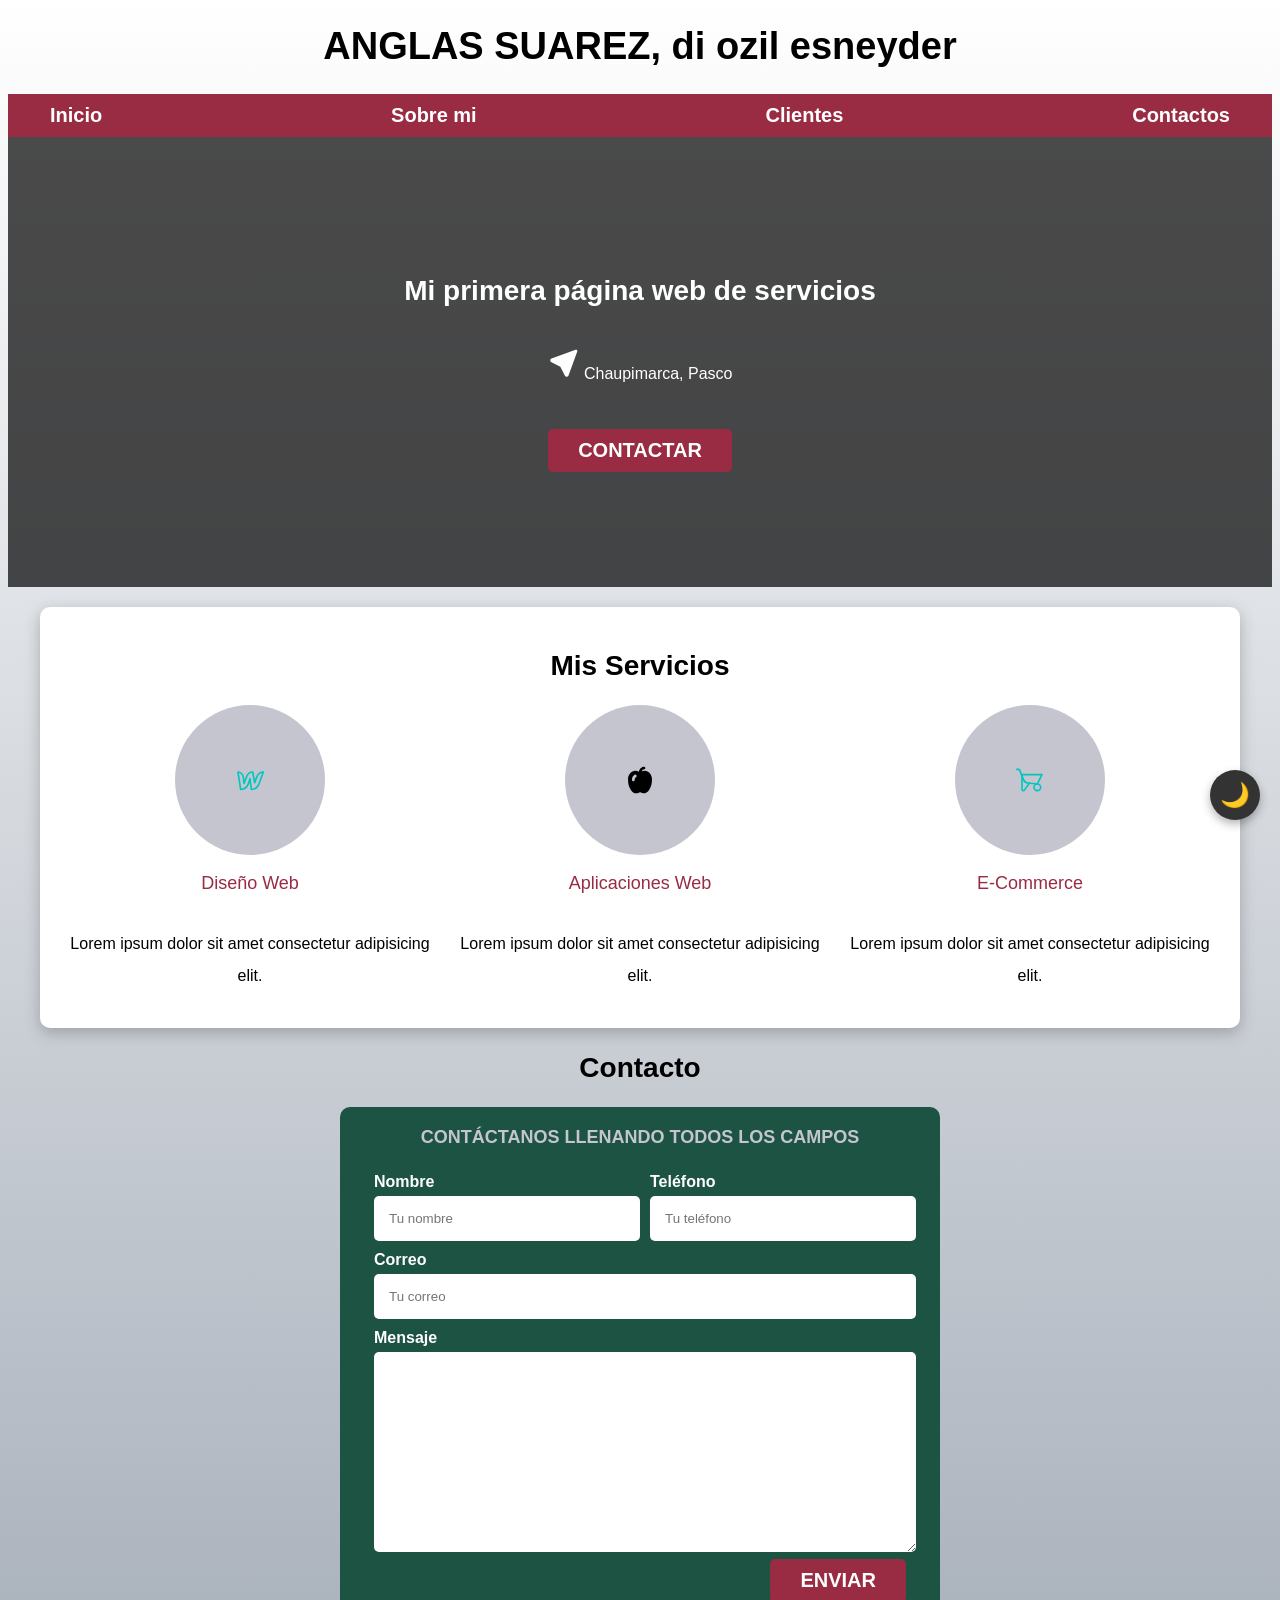
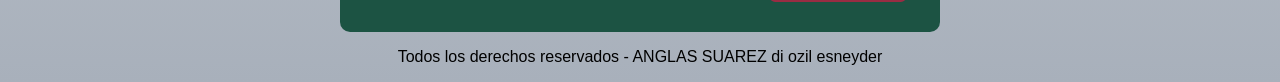
<file: index.html>
<!DOCTYPE html>
<html lang="es">
<head>
    <meta charset="UTF-8">
    <meta name="viewport" content="width=device-width, initial-scale=1.0">
    <title>Proyecto Web</title>
    <link rel="stylesheet" href="css/style.css">
    <style>
        /* Agrego el CSS necesario aquí por si no lo habías puesto en tu archivo style.css */
        .revelar {
            opacity: 0;
            transform: translateY(50px);
            transition: all 0.8s ease-out;
        }
        .revelar.activo {
            opacity: 1;
            transform: translateY(0);
        }
    </style>
</head>

<body>

    <header class="contenedor">
        <h1 class="titulo">ANGLAS SUAREZ, di ozil esneyder</h1>
    </header>

    <div class="nav-bg">
        <nav class="navegacion-principal contenedor">
            <a href="inicio.html">Inicio</a>
            <a href="sobre mi.html">Sobre mi</a>
            <a href="clientes.html">Clientes</a>
            <a href="contactos.html">Contactos</a>
        </nav>
    </div>

    <section class="hero">
        <div class="contenido-hero">
            <h2>Mi primera página web de servicios</h2>
            <p>
                <svg xmlns="http://www.w3.org/2000/svg" width="32" height="32" viewBox="0 0 24 24" fill="currentColor">
                    <path d="M20.891 2.006l.106 -.006l.13 .008l.09 .016l.123 .035l.107 .046l.1 .057l.09 .067l.082 .075l.052 .059l.082 .116l.052 .096c.047 .1 .077 .206 .09 .316l.005 .106c0 .075 -.008 .149 -.024 .22l-.035 .123l-6.532 18.077a1.55 1.55 0 0 1 -1.409 .903a1.547 1.547 0 0 1 -1.329 -.747l-.065 -.127l-3.352 -6.702l-6.67 -3.336a1.55 1.55 0 0 1 -.898 -1.259l-.006 -.149c0 -.56 .301 -1.072 .841 -1.37l.14 -.07l18.017 -6.506l.106 -.03l.108 -.018z" />
                </svg>
                Chaupimarca, Pasco
            </p>
            <a href="#" class="boton">Contactar</a>
        </div>
    </section>

    <!-- Seccion de Servicios con la clase revelar -->
    <main class="contenedor sombra revelar">
        <h2>Mis Servicios</h2>

        <div class="servicios">
            <section class="servicio">
                <div class="iconos">
                    <svg xmlns="http://www.w3.org/2000/svg" width="32" height="32" viewBox="0 0 24 24" fill="none" stroke="#00c7be" stroke-width="1.25" stroke-linecap="round" stroke-linejoin="round">
                        <path d="M17 10s-1.376 3.606 -1.5 4c-.046 -.4 -1.5 -8 -1.5 -8c-2.627 0 -3.766 1.562 -4.5 3.5c0 0 -1.843 4.593 -2 5c-.013 -.368 -.5 -4.5 -.5 -4.5c-.15 -2.371 -2.211 -3.98 -4 -3.98l2 12.98c2.745 -.013 4.72 -1.562 5.5 -3.5c0 0 1.44 -4.3 1.5 -4.5c.013 .18 1 8 1 8c2.758 0 4.694 -1.626 5.5 -3.5l3.5 -9.5c-2.732 0 -4.253 2.055 -5 4z" />
                    </svg>
                </div>
                <h3>Diseño Web</h3>
                <p>Lorem ipsum dolor sit amet consectetur adipisicing elit.</p>
            </section>

            <section class="servicio">
                <div class="iconos">
                    <svg xmlns="http://www.w3.org/2000/svg" width="32" height="32" viewBox="0 0 24 24" fill="currentColor">
                        <path d="M15 2a1 1 0 0 1 .117 1.993l-.117 .007c-.693 0 -1.33 .694 -1.691 1.552a5.1 5.1 0 0 1 1.982 -.544l.265 -.008c2.982 0 5.444 3.053 5.444 6.32c0 3.547 -.606 5.862 -2.423 8.578c-1.692 2.251 -4.092 2.753 -6.41 1.234a.31 .31 0 0 0 -.317 -.01c-2.335 1.528 -4.735 1.027 -6.46 -1.27c-1.783 -2.668 -2.39 -4.984 -2.39 -8.532l.004 -.222c.108 -3.181 2.526 -6.098 5.44 -6.098c.94 0 1.852 .291 2.688 .792c.419 -1.95 1.818 -3.792 3.868 -3.792m-7.034 6.154c-1.36 .858 -1.966 2.06 -1.966 3.846a1 1 0 0 0 2 0c0 -1.125 .28 -1.678 1.034 -2.154a1 1 0 1 0 -1.068 -1.692" />
                    </svg>
                </div>
                <h3>Aplicaciones Web</h3>
                <p>Lorem ipsum dolor sit amet consectetur adipisicing elit.</p>
            </section>

            <section class="servicio">
                <div class="iconos">
                    <svg xmlns="http://www.w3.org/2000/svg" width="32" height="32" viewBox="0 0 24 24" fill="none" stroke="#00c7be" stroke-width="1.25" stroke-linecap="round" stroke-linejoin="round">
                        <path d="M17.5 17.5m-2.5 0a2.5 2.5 0 1 0 5 0a2.5 2.5 0 1 0 -5 0" />
                        <path d="M6 8v11a1 1 0 0 0 1.806 .591l3.694 -5.091v.055" />
                        <path d="M6 8h15l-3.5 7l-7.1 -.747a4 4 0 0 1 -3.296 -2.493l-2.853 -7.13a1 1 0 0 0 -.928 -.63h-1.323" />
                    </svg>
                </div>
                <h3>E-Commerce</h3>
                <p>Lorem ipsum dolor sit amet consectetur adipisicing elit.</p>
            </section>
        </div>
    </main>

    <!-- Seccion de Contacto con la clase revelar -->
    <section class="revelar">
        <h2>Contacto</h2>
         <form class="formulario" id="miFormulario" action="guardar.php" method="POST">
            <fieldset>
                <legend>Contáctanos llenando todos los campos</legend>
                <div class="contenedor-campos">
                    <div class="campo">
                        <label>Nombre</label>
                        <input class="input-text" name="nombre" type="text" placeholder="Tu nombre">
                    </div>
                    <div class="campo">
                        <label>Teléfono</label>
                        <input class="input-text" name="telefono" type="tel" placeholder="Tu teléfono">
                    </div>
                    <div class="campo">
                        <label>Correo</label>
                        <input class="input-text" name="correo" type="email" placeholder="Tu correo">
                    </div>
                    <div class="campo">
                        <label>Mensaje</label>
                        <textarea class="input-text" name="mensaje"></textarea>
                    </div>
                </div>
                <div class="alinear-derecha flex">
                    <input class="boton w-sm-100" type="submit" value="Enviar">
                </div>
            </fieldset>
        </form>
    </section>

    <footer class="footer">
        <p>Todos los derechos reservados - ANGLAS SUAREZ di ozil esneyder </p>
    </footer>

    <button id="btnTop" class="boton-ir-arriba">IR ARRIBA</button>
    <button id="btnDark" class="boton-dark-mode">🌙</button>
    

    <script>
        document.addEventListener("DOMContentLoaded", function() {
            const btnTop = document.getElementById("btnTop");
            const btnDark = document.getElementById("btnDark");
            const body = document.body;

            // --- LÓGICA DEL MODO OSCURO ---
            if (btnDark) {
                btnDark.onclick = function() {
                    body.classList.toggle("dark-theme");
                    btnDark.textContent = body.classList.contains("dark-theme") ? "☀️" : "🌙";
                };
            }

            // --- LÓGICA DEL BOTÓN IR ARRIBA ---
            window.onscroll = function() {
                if (window.scrollY > 300 || document.documentElement.scrollTop > 300) {
                    btnTop.style.display = "block";
                } else {
                    btnTop.style.display = "none";
                }
                // Llamamos a la función de revelar al hacer scroll
                revelarEfecto();
            };

            btnTop.onclick = function() {
                window.scrollTo({ top: 0, behavior: "smooth" });
            };

            // --- NUEVA FUNCIONALIDAD: REVELAR AL HACER SCROLL ---
            function revelarEfecto() {
                const elementos = document.querySelectorAll(".revelar");
                elementos.forEach(elemento => {
                    const alturaPantalla = window.innerHeight / 1.3;
                    const distanciaTop = elemento.getBoundingClientRect().top;

                    if (distanciaTop < alturaPantalla) {
                        elemento.classList.add("activo");
                    }
                });
            }

            // Ejecutamos una vez al cargar por si el usuario ya está en medio de la página
            revelarEfecto();
        });
    </script>
</body>
</html>
</file>
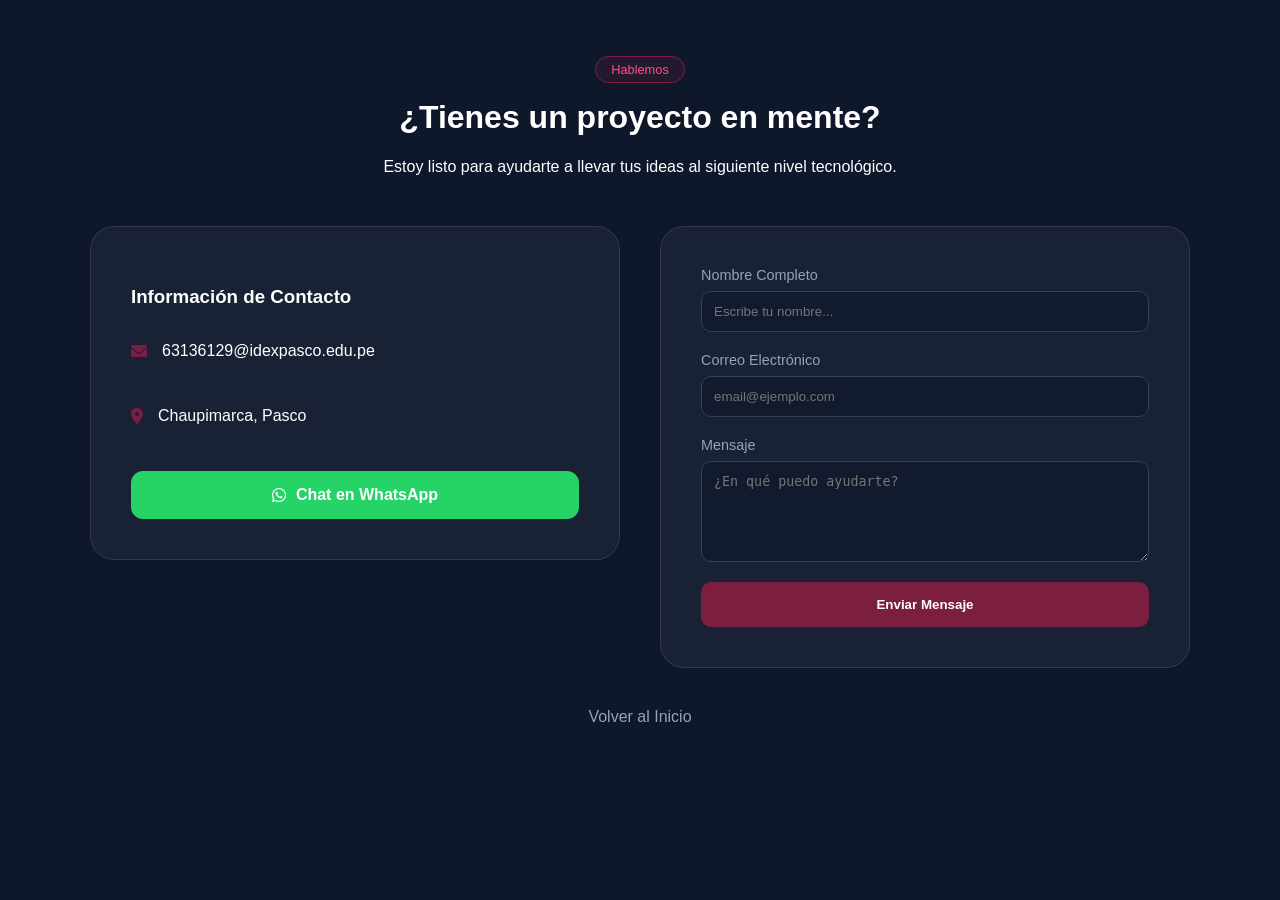
<file: contactos.html>
<!DOCTYPE html>
<html lang="es">
<head>
    <meta charset="UTF-8">
    <meta name="viewport" content="width=device-width, initial-scale=1.0">
    <title>Contactos - Anglas Suarez</title>
    <link rel="stylesheet" href="css/contactos.css">
    <link rel="stylesheet" href="https://cdnjs.cloudflare.com/ajax/libs/font-awesome/6.0.0/css/all.min.css">
</head>
<body>

<main class="contenedor-contactos">
    <div class="background-decor"></div>

    <header class="contactos-header">
        <span class="badge">Hablemos</span>
        <h1>¿Tienes un proyecto en mente?</h1>
        <p>Estoy listo para ayudarte a llevar tus ideas al siguiente nivel tecnológico.</p>
    </header>

    <div class="layout-contactos">
        <section class="info-seccion">
            <div class="card-info">
                <h3>Información de Contacto</h3>
                <div class="dato-contacto">
                    <i class="fas fa-envelope"></i>
                    <p>63136129@idexpasco.edu.pe</p>
                </div>
                <div class="dato-contacto">
                    <i class="fas fa-location-dot"></i>
                    <p>Chaupimarca, Pasco</p>
                </div>
                
                <a href="https://wa.me/51938102045" target="_blank" class="btn-whatsapp">
                    <i class="fab fa-whatsapp"></i> Chat en WhatsApp
                </a>
            </div>
        </section>

      <form class="form-contacto" action="guardar.php" method="POST">
    <div class="grupo-input">
        <label>Nombre Completo</label>
        <input type="text" name="nombre_completo" placeholder="Escribe tu nombre..." required>
    </div>

    <div class="grupo-input">
        <label>Correo Electrónico</label>
        <input type="email" name="correo_electronico" placeholder="email@ejemplo.com" required>
    </div>

    <div class="grupo-input">
        <label>Mensaje</label>
        <textarea name="mensaje" rows="5" placeholder="¿En qué puedo ayudarte?" required></textarea>
    </div>

    <button type="submit" class="btn-enviar">Enviar Mensaje</button>
</form>
        </section>
    </div>

    <div class="acciones-finales">
        <a href="index.html" class="link-volver">Volver al Inicio</a>
    </div>
</main>

</body>
</html>
</file>
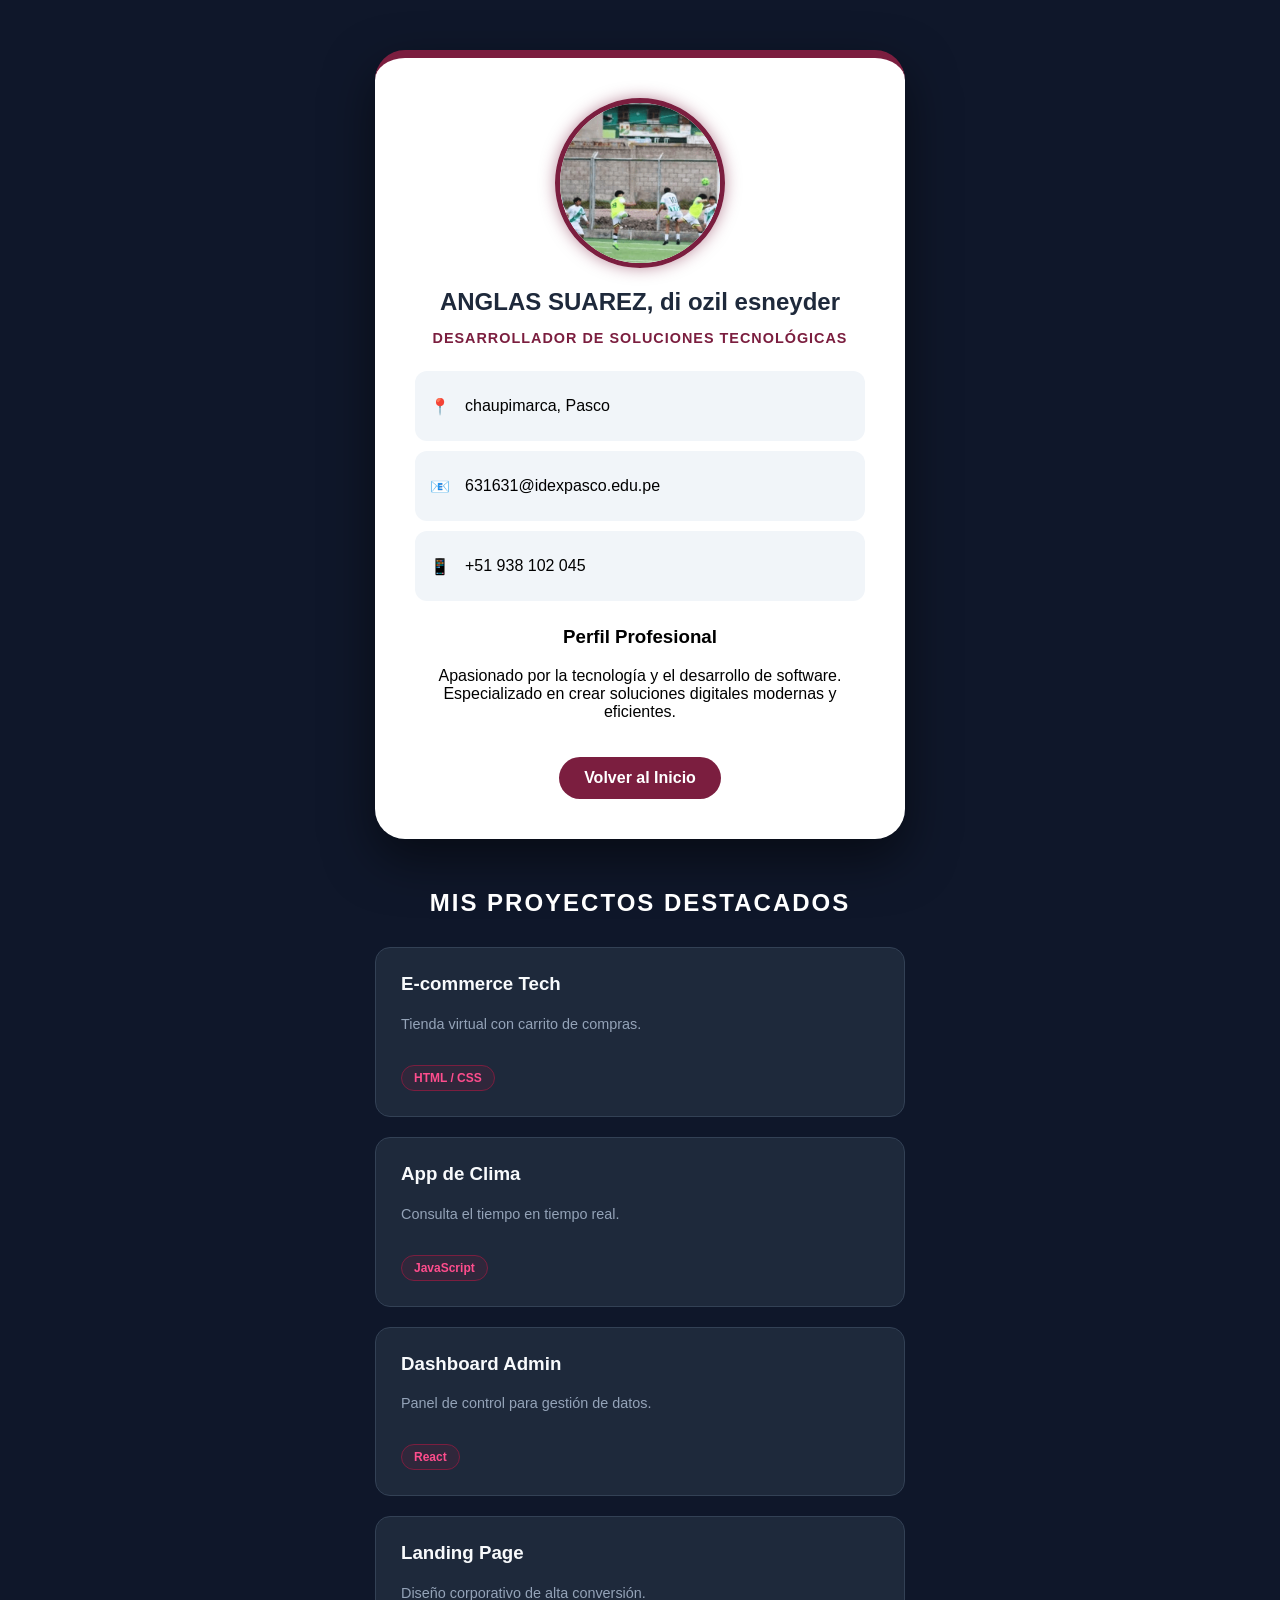
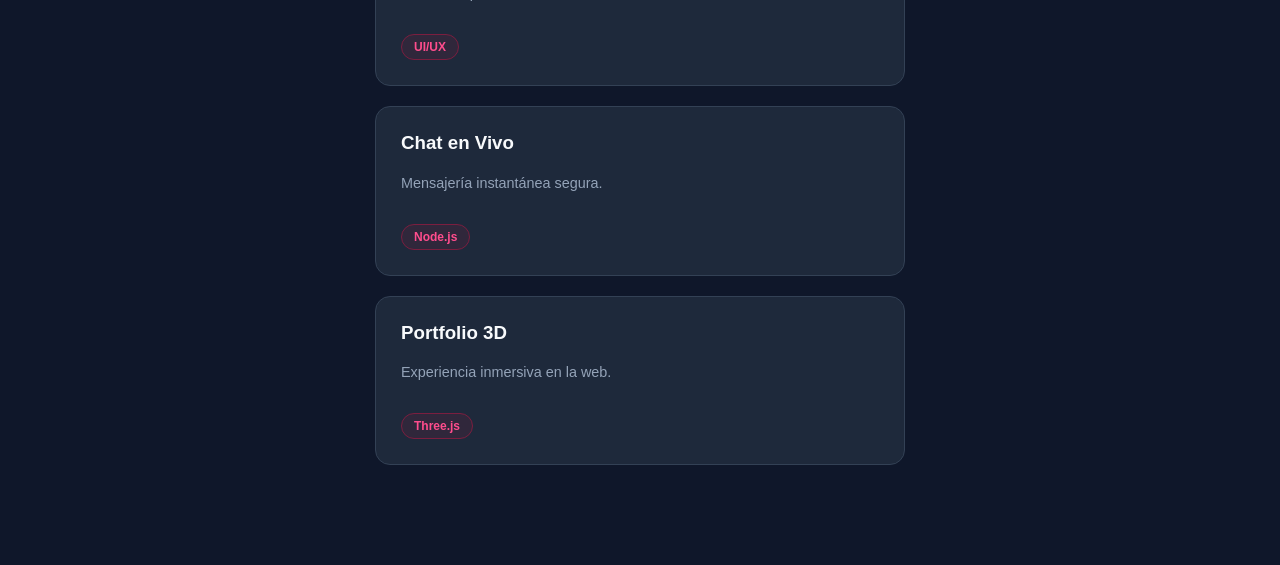
<file: sobre mi.html>
<!DOCTYPE html>
<html lang="es">
<head>
    <meta charset="UTF-8">
    <meta name="viewport" content="width=device-width, initial-scale=1.0">
    <title>Sobre Mí - Anglas Suarez</title>
    <link rel="stylesheet" href="css/sobre mi.css">
</head>
<body>


<main class="contenedor-perfil">
    <section class="sobre-mi-card">
        <div class="perfil-header">
            <div class="foto-marco">
                <img src="fotos/ozil.png" alt="Foto de Anglas Suarez" class="foto-perfil">
            </div>
            <h1>ANGLAS SUAREZ, di ozil esneyder</h1>
            <p class="tagline">Desarrollador de Soluciones Tecnológicas</p>
        </div>

        <div class="perfil-datos">
            <div class="dato-item">
                <span class="icono">📍</span>
                <p>chaupimarca, Pasco</p>
            </div>
            <div class="dato-item">
                <span class="icono">📧</span>
                <p>631631@idexpasco.edu.pe</p>
            </div>
            <div class="dato-item">
                <span class="icono">📱</span>
                <p>+51 938 102 045</p>
            </div>
        </div>

        <div class="perfil-descripcion">
            <h3>Perfil Profesional</h3>
            <p>
                Apasionado por la tecnología y el desarrollo de software. 
                Especializado en crear soluciones digitales modernas y eficientes.
            </p>
        </div>

        <div class="acciones">
            <a href="index.html" class="boton-tech">Volver al Inicio</a>
        </div>
    </section>
    <section class="portafolio-seccion">
    <h2 class="titulo-proyectos">Mis Proyectos Destacados</h2>
    <div class="grid-proyectos">
        <div class="proyecto-card">
            <div class="proyecto-info">
                <h3>E-commerce Tech</h3>
                <p>Tienda virtual con carrito de compras.</p>
                <span class="tech-tag">HTML / CSS</span>
            </div>
        </div>
        <div class="proyecto-card">
            <div class="proyecto-info">
                <h3>App de Clima</h3>
                <p>Consulta el tiempo en tiempo real.</p>
                <span class="tech-tag">JavaScript</span>
            </div>
        </div>
        <div class="proyecto-card">
            <div class="proyecto-info">
                <h3>Dashboard Admin</h3>
                <p>Panel de control para gestión de datos.</p>
                <span class="tech-tag">React</span>
            </div>
        </div>
        <div class="proyecto-card">
            <div class="proyecto-info">
                <h3>Landing Page</h3>
                <p>Diseño corporativo de alta conversión.</p>
                <span class="tech-tag">UI/UX</span>
            </div>
        </div>
        <div class="proyecto-card">
            <div class="proyecto-info">
                <h3>Chat en Vivo</h3>
                <p>Mensajería instantánea segura.</p>
                <span class="tech-tag">Node.js</span>
            </div>
        </div>
        <div class="proyecto-card">
            <div class="proyecto-info">
                <h3>Portfolio 3D</h3>
                <p>Experiencia inmersiva en la web.</p>
                <span class="tech-tag">Three.js</span>
            </div>
        </div>
    </div>
</section>
</main>

</body>
</html>
</file>
<file: css/style.css>
:root {
    --blanco: #ffffff;
    --oscuro: #192abe;
    --primario: #c4c5cf;
    --secundario: #992c43;
    --gris: #1c5343;
    --grisClaro: #a8b0bb;
}
/*  Globales **/
html {
    font-size: 62.5%;
    box-sizing: border-box; /* Hack para Box Model **/
    scroll-snap-type: y mandatory;
}
/** Scroll Snap**/
.servicios,
.navegacion-principal,
.formulario {
    scroll-snap-align: center;
    scroll-snap-stop: always;
}

*, *:before, *:after {
    box-sizing: inherit;
}
body {
    font-size: 16px; /* 1rem = 10px */
    font-family: 'Krub', sans-serif;
    background-image: linear-gradient(to top, var(--grisClaro) 0%, var(--blanco) 100% );
}
.contenedor {
    max-width: 120rem;
    margin: 0 auto;
}
.boton {
    background-color: var(--secundario);
    color: var(--blanco);
    padding: 1rem 3rem;
    margin-top: 3rem;
    font-size: 2rem;
    text-decoration: none;
    text-transform: uppercase;
    font-weight: bold;
    border-radius: .5rem;
    width: 90%;
    text-align: center;
    border: none;
}
@media (min-width: 768px) {
    .boton {
        width: auto;
    }
}
.boton:hover {
    cursor: pointer;
}

.sombra {
    box-shadow: 0px 5px 15px 0px rgba(112,112,112,0.48);
    background-color: var(--blanco);
    padding: 2rem;
    border-radius: 1rem;
}

/* Tipografia */
h1 {
    font-size: 3.8rem;
}
h2 {
    font-size: 2.8rem;
}
h3 {
    font-size: 1.8rem;
}
h1,h2,h3 {
    text-align: center;
}


/* Titulos */
.titulo span {
    font-size: 2rem;
}

/** Utilidades **/
.w-sm-100 {
    width: 100%;
}
@media (min-width: 768px) {
    .w-sm-100 {
        width: auto;
    }
}
.flex {
    display: flex;
}
.alinear-derecha {
    justify-content: flex-end;
}

/* Navegacion Principal */
.nav-bg {
    background-color: var(--secundario);
}
.navegacion-principal {
    display: flex;
    flex-direction: column;
}
@media (min-width: 768px) {
    .navegacion-principal {
        flex-direction: row;
        justify-content: space-between;
    }
}

.navegacion-principal a {
    display: block;
    text-align: center;
    color: var(--blanco);
    text-decoration: none;
    font-size: 2rem;
    font-weight: 700;
    padding: 1rem;
}
.navegacion-principal a:hover {
    background-color: var(--primario);
    color: var(--oscuro);
}

/* Hero */
.hero {
    background-image: url(https://images.unsplash.com/photo-1518770660439-4636190af475?auto=format&fit=crop&w=1200&q=80);
    background-repeat: no-repeat;
    background-size: cover;
    height: 450px;
    position: relative;
    margin-bottom: 2rem;
}
.contenido-hero {
    position: absolute;
    background-color: rgba( 0,0,0, .7 ); /** Anterior **/
    background-color: rgb( 0 0 0 / 70% );
    width: 100%;
    height: 100%;

    display: flex;
    flex-direction: column;
    align-items: center;
    justify-content: center;

}
.contenido-hero h2, 
.contenido-hero p {
    color: var(--blanco);
}
.contenido-hero .ubicacion {
    display: flex;
    align-items: flex-end;
}



/** Servicios **/
@media (min-width: 768px) {
    .servicios {
        display: grid;
        grid-template-columns: repeat(3, 1fr);
        column-gap: 1rem;
    }
}

.servicio {
    display: flex;
    flex-direction: column;
    align-items: center;
}
.servicio h3 {
    color: var(--secundario);
    font-weight: normal;
}
.servicio p {
    line-height: 2;
    text-align: center;
}
.servicio .iconos {
    height: 15rem;
    width: 15rem;
    background-color: var(--primario);
    border-radius: 50%;
    display: flex;
    justify-content: space-evenly;
    align-items: center;
}

/** Contacto **/
.formulario {
    background-color: var(--gris);
    width: min( 60rem, 100% ); /** Utilizar el valor más pequeño **/
    margin: 0 auto;
    padding: 2rem;
    border-radius: 1rem;
}

.formulario fieldset {
    border: none;
}
.formulario legend {
    text-align: center;
    font-size: 1.8rem;
    text-transform: uppercase;
    font-weight: 700;
    margin-bottom: 2rem;
    color: var(--primario);
}

@media (min-width: 768px) {
    .contenedor-campos {
        display: grid;
        grid-template-columns: 50% 50%;
        grid-template-rows: auto auto 20rem ;
        column-gap: 1rem;
    }

    .campo:nth-child(3),
    .campo:nth-child(4) {
        grid-column: 1 / 3;
    }
}
.campo {
    margin-bottom: 1rem;
}
.campo label {
    color: var(--blanco);
    font-weight: bold;
    margin-bottom: .5rem;
    display: block;
}
.campo textarea {
    height: 20rem;
}

.input-text {
    width: 100%;
    border: none;
    padding: 1.5rem;
    border-radius: .5rem;
}

/** Footer **/
.footer {
    text-align: center;
}

.boton-ir-arriba {
    display: none;
    position: fixed;
    bottom: 20px;
    right: 20px;
    z-index: 9999;
    background-color: #8c2a3e;
    color: white;
    border: none;
    padding: 10px 20px; /* Le damos más espacio a los lados */
    border-radius: 5px;  /* Cambiamos el círculo por un rectángulo redondeado */
    font-size: 14px;     /* Bajamos un poco el tamaño de letra */
    font-weight: bold;
    cursor: pointer;
    box-shadow: 0px 4px 15px rgba(0,0,0,0.4);
}

body {
    transition: background-color 0.4s ease, color 0.4s ease;
}
/* --- MODO OSCURO PROFESIONAL --- */
body.dark-theme {
    background-color: #121212 !important; /* Fondo general casi negro */
    color: #e0e0e0 !important;            /* Texto gris suave, no blanco puro */
}

/* Oscurecer el Header (donde está tu nombre) */
body.dark-theme header, 
body.dark-theme .header {
    background-color: #000000 !important;
    color: #ffffff !important;
}

/* Cambiar la barra de navegación roja a un tono más oscuro y elegante */
body.dark-theme .nav-bg {
    background-color: #1a1a1a !important;
    border-bottom: 1px solid #333;
}

body.dark-theme .navegacion-principal a {
    color: #ffffff !important;
}

/* Tarjetas de servicios: Fondo oscuro con borde sutil */
body.dark-theme .contenedor.sombra,
body.dark-theme .servicios,
body.dark-theme .servicio {
    background-color: #1e1e1e !important;
    color: #ffffff !important;
    box-shadow: 0px 4px 20px rgba(0,0,0,0.5) !important;
}

/* El formulario de contacto */
body.dark-theme .formulario {
    background-color: #1a2a29 !important; /* Un verde muy oscuro */
}

body.dark-theme label {
    color: #ffffff !important;
}

/* Inputs del formulario en modo oscuro */
body.dark-theme .input-text {
    background-color: #2b2b2b !important;
    border: 1px solid #444 !important;
    color: white !important;
}

/* --- ESTILO DEL BOTÓN DE LA LUNA --- */
.boton-dark-mode {
    position: fixed;     /* FLOTA en la pantalla */
    bottom: 80px;        /* Lo subimos un poco para que no choque con el otro */
    right: 20px;         /* Pegado a la derecha */
    width: 50px;
    height: 50px;
    border-radius: 50%;  /* Redondo */
    border: none;
    background-color: #333; /* Un gris oscuro para el botón */
    color: white;        /* El color de la luna */
    font-size: 24px;     /* Luna grande */
    cursor: pointer;
    z-index: 9999;       /* Por encima de TODO */
    box-shadow: 0px 4px 10px rgba(0,0,0,0.3);
    transition: all 0.3s ease; /* Efecto suave */
}

/* Efecto al pasar el ratón */
.boton-dark-mode:hover {
    background-color: #555;
    transform: scale(1.1);
}

/* Esto forzará el fondo negro en las partes que quedaron grises */
body.dark-theme, 
body.dark-theme main, 
body.dark-theme .servicios,
body.dark-theme .contacto {
    background-color: #000000 !important;
}

/* Para que el degradado del fondo no moleste */
body.dark-theme {
    background-image: none !important;
}

/* Los elementos empiezan invisibles y un poco más abajo */
.revelar {
    opacity: 0;
    transform: translateY(50px);
    transition: all 0.8s ease-out;
}

/* Esta clase se la pondrá el JavaScript automáticamente al bajar */
.revelar.activo {
    opacity: 1;
    transform: translateY(0);
}
</file>
<file: css/contactos.css>
:root {
    --primary: #7b1e3f;
    --whatsapp: #25d366;
    --bg-dark: #0f172a;
    --glass: rgba(30, 41, 59, 0.7);
}

body {
    margin: 0;
    font-family: 'Inter', sans-serif;
    background-color: var(--bg-dark);
    color: white;
}

.contenedor-contactos {
    max-width: 1100px;
    margin: 0 auto;
    padding: 60px 20px;
}

.contactos-header {
    text-align: center;
    margin-bottom: 50px;
}

.badge {
    background: rgba(123, 30, 63, 0.2);
    color: #ff4d8d;
    padding: 5px 15px;
    border-radius: 20px;
    font-size: 0.8rem;
    border: 1px solid var(--primary);
}

/* Layout en dos columnas */
.layout-contactos {
    display: grid;
    grid-template-columns: repeat(auto-fit, minmax(350px, 1fr));
    gap: 40px;
}

/* Tarjetas Estilo Glassmorphism */
.card-info, .form-contacto {
    background: var(--glass);
    backdrop-filter: blur(10px);
    border: 1px solid rgba(255, 255, 255, 0.1);
    padding: 40px;
    border-radius: 24px;
}

/* Estilos del Formulario */
.grupo-input {
    margin-bottom: 20px;
    display: flex;
    flex-direction: column;
}

.grupo-input label {
    margin-bottom: 8px;
    font-size: 0.9rem;
    color: #94a3b8;
}

.grupo-input input, .grupo-input textarea {
    background: rgba(15, 23, 42, 0.6);
    border: 1px solid #334155;
    padding: 12px;
    border-radius: 10px;
    color: white;
    outline: none;
    transition: 0.3s;
}

.grupo-input input:focus, .grupo-input textarea:focus {
    border-color: var(--primary);
    box-shadow: 0 0 10px rgba(123, 30, 63, 0.3);
}

.btn-enviar {
    width: 100%;
    padding: 15px;
    background: var(--primary);
    color: white;
    border: none;
    border-radius: 10px;
    font-weight: bold;
    cursor: pointer;
    transition: 0.3s;
}

.btn-enviar:hover {
    transform: translateY(-3px);
    box-shadow: 0 5px 15px rgba(123, 30, 63, 0.4);
}

/* BOTÓN WHATSAPP PROFESIONAL */
.btn-whatsapp {
    display: flex;
    align-items: center;
    justify-content: center;
    gap: 10px;
    background-color: var(--whatsapp);
    color: white;
    text-decoration: none;
    padding: 15px;
    border-radius: 12px;
    font-weight: bold;
    margin-top: 30px;
    transition: 0.3s;
}

.btn-whatsapp:hover {
    background-color: #1eb954;
    transform: scale(1.02);
    box-shadow: 0 0 20px rgba(37, 211, 102, 0.4);
}

.dato-contacto {
    display: flex;
    align-items: center;
    gap: 15px;
    margin-bottom: 15px;
}

.dato-contacto i {
    color: var(--primary);
}

.link-volver {
    display: block;
    text-align: center;
    margin-top: 40px;
    color: #94a3b8;
    text-decoration: none;
}
</file>
<file: css/sobre mi.css>
/* Estilo Base */
body {
    margin: 0;
    font-family: 'Segoe UI', sans-serif;
    background-color: #0f172a; /* Fondo oscuro tecnológico */
    display: flex;
    justify-content: center;
    align-items: center;
    min-height: 100vh;
}

.sobre-mi-card {
    background: #ffffff;
    max-width: 450px;
    padding: 40px;
    border-radius: 30px;
    text-align: center;
    box-shadow: 0 20px 50px rgba(0,0,0,0.5);
    border-top: 8px solid #7b1e3f; /* Tu color vino */
}

/* FOTO CIRCULAR PERFECTA */
.foto-marco {
    width: 160px;
    height: 160px;
    margin: 0 auto 20px;
    border-radius: 50%;
    overflow: hidden; /* Esto hace que la foto sea circular */
    border: 5px solid #7b1e3f;
    box-shadow: 0 0 15px rgba(123, 30, 63, 0.5);
}

.foto-perfil {
    width: 100%;
    height: 100%;
    object-fit: cover; /* Evita que la foto se estire */
}

h1 {
    font-size: 1.5rem;
    color: #1e293b;
    margin: 10px 0;
}

.tagline {
    color: #7b1e3f;
    font-weight: bold;
    text-transform: uppercase;
    font-size: 0.9rem;
    letter-spacing: 1px;
}

.perfil-datos {
    text-align: left;
    margin: 25px 0;
}

.dato-item {
    display: flex;
    align-items: center;
    background: #f1f5f9;
    margin-bottom: 10px;
    padding: 10px 15px;
    border-radius: 12px;
    transition: 0.3s;
}

.dato-item:hover {
    background: #e2e8f0;
    transform: scale(1.02);
}

.icono {
    margin-right: 15px;
}

.boton-tech {
    display: inline-block;
    background: #7b1e3f;
    color: white;
    padding: 12px 25px;
    text-decoration: none;
    border-radius: 50px;
    font-weight: bold;
    margin-top: 20px;
    transition: 0.3s;
}

.boton-tech:hover {
    background: #1e293b;
    box-shadow: 0 5px 15px rgba(0,0,0,0.3);
}
/* Sección Portafolio */
.portafolio-seccion {
    width: 100%;
    max-width: 1000px;
    margin-top: 50px;
    padding-bottom: 50px;
}

.titulo-proyectos {
    color: white;
    text-align: center;
    margin-bottom: 30px;
    text-transform: uppercase;
    letter-spacing: 2px;
}

/* El Grid de 6 casillas */
.grid-proyectos {
    display: grid;
    grid-template-columns: repeat(auto-fit, minmax(280px, 1fr));
    gap: 20px;
}

.proyecto-card {
    background: #1e293b; /* Fondo azul oscuro */
    border: 1px solid #334155;
    border-radius: 15px;
    padding: 25px;
    position: relative;
    overflow: hidden;
    transition: all 0.4s ease;
    cursor: pointer;
}

/* Efecto Tech de Hover */
.proyecto-card:hover {
    transform: translateY(-10px);
    border-color: #7b1e3f;
    box-shadow: 0 10px 30px rgba(123, 30, 63, 0.4);
}

.proyecto-card h3 {
    color: #f8fafc;
    margin-top: 0;
}

.proyecto-card p {
    color: #94a3b8;
    font-size: 0.9rem;
    line-height: 1.5;
}

.tech-tag {
    display: inline-block;
    margin-top: 15px;
    background: rgba(123, 30, 63, 0.2);
    color: #ff4d8d; /* Un color rosa/vino neón */
    padding: 5px 12px;
    border-radius: 20px;
    font-size: 0.75rem;
    font-weight: bold;
    border: 1px solid #7b1e3f;
}

/* Ajuste para el contenedor principal para que quepa todo */
.contenedor-perfil {
    flex-direction: column; /* Alinea la card y el portafolio uno debajo del otro */
    padding: 50px 20px;
    min-height: 100vh;
}
</file>
